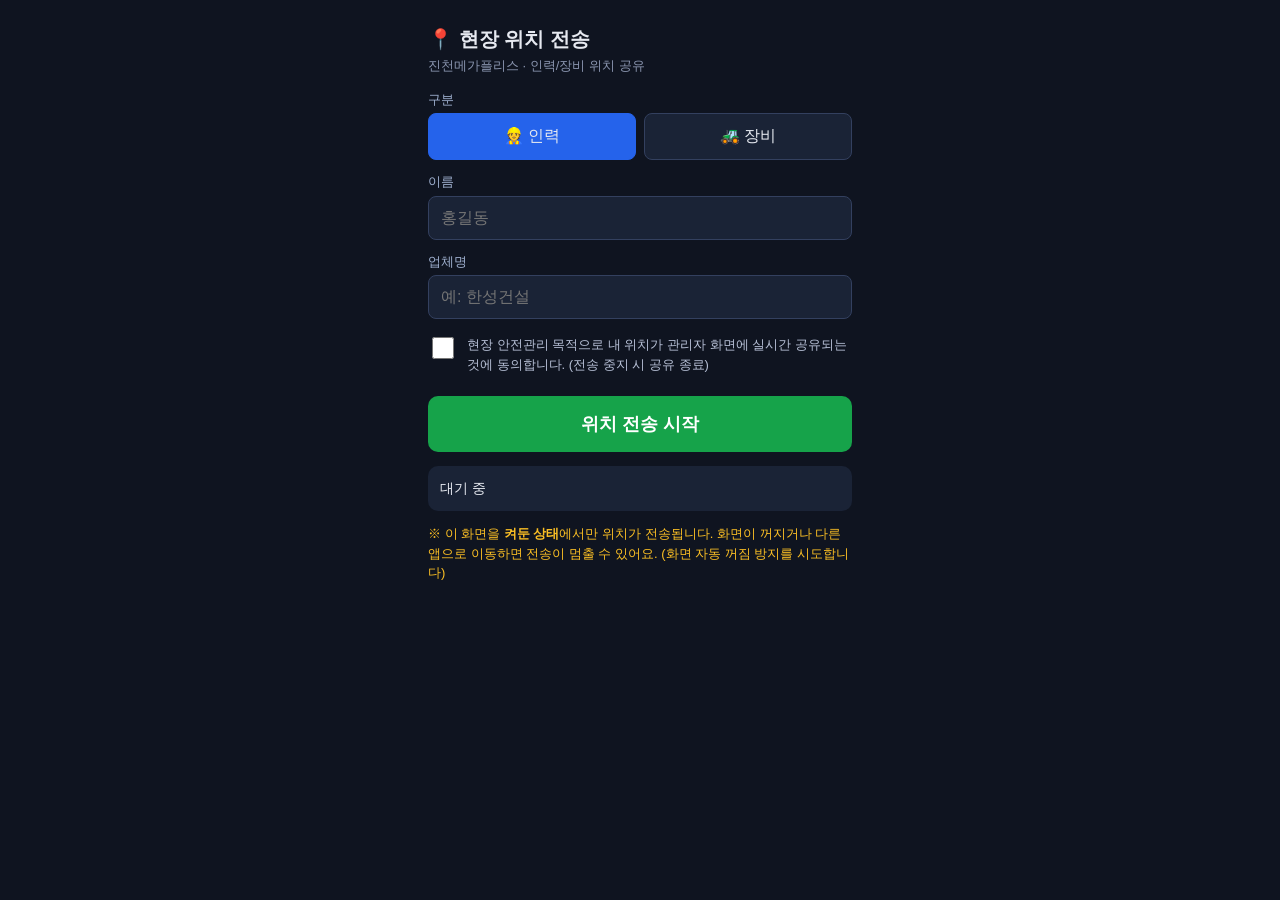
<file: worker.html>
<!DOCTYPE html>
<html lang="ko">
<head>
<meta charset="utf-8">
<meta name="viewport" content="width=device-width,initial-scale=1">
<title>현장 위치 전송</title>
<style>
  *{box-sizing:border-box}
  body{margin:0;background:#0f1420;color:#e6e9f0;font:16px/1.5 "Noto Sans KR",sans-serif}
  .wrap{max-width:460px;margin:0 auto;padding:18px}
  h1{font-size:20px;margin:6px 0 2px}
  .sub{color:#8b96b0;font-size:13px;margin-bottom:14px}
  label{display:block;font-size:13px;color:#9fb0cf;margin:12px 0 4px}
  input,select{width:100%;padding:12px;font-size:16px;border-radius:8px;border:1px solid #33405f;background:#1a2336;color:#e6e9f0}
  .seg{display:flex;gap:8px}
  .seg button{flex:1;padding:12px;border-radius:8px;border:1px solid #33405f;background:#1a2336;color:#e6e9f0;font-size:16px}
  .seg button.on{background:#2563eb;border-color:#2563eb}
  .chk{display:flex;gap:10px;align-items:flex-start;font-size:13px;color:#b7c0d6;margin:16px 0}
  .chk input{width:22px;height:22px;margin-top:2px;flex:none}
  .go{width:100%;padding:16px;font-size:18px;font-weight:700;border:0;border-radius:10px;background:#16a34a;color:#fff;margin-top:6px}
  .go.stop{background:#dc2626}
  .go:disabled{opacity:.45}
  .box{background:#1a2336;border-radius:10px;padding:12px;margin-top:14px;font-size:14px}
  .ok{color:#4ade80}.er{color:#f87171}.wn{color:#fbbf24;font-size:13px}
  .hide{display:none}
</style>
</head>
<body>
<div class="wrap">
  <h1>📍 현장 위치 전송</h1>
  <div class="sub">진천메가플리스 · 인력/장비 위치 공유</div>

  <label>구분</label>
  <div class="seg"><button type="button" id="t-person" class="on">👷 인력</button><button type="button" id="t-equip">🚜 장비</button></div>

  <label id="l-name">이름</label>
  <input id="name" autocomplete="name" placeholder="홍길동">

  <div id="equipBox" class="hide">
    <label>장비 종류</label>
    <select id="eqtype"></select>
    <label>장비 번호/식별명</label>
    <input id="eqno" placeholder="예: #1, 12가3456">
  </div>

  <label>업체명</label>
  <input id="company" list="cl" placeholder="예: 한성건설">
  <datalist id="cl"></datalist>

  <label class="chk"><input type="checkbox" id="agree"><span>현장 안전관리 목적으로 내 위치가 관리자 화면에 실시간 공유되는 것에 동의합니다. (전송 중지 시 공유 종료)</span></label>

  <button class="go" id="go">위치 전송 시작</button>

  <div class="box" id="status">대기 중</div>
  <p class="wn">※ 이 화면을 <b>켜둔 상태</b>에서만 위치가 전송됩니다. 화면이 꺼지거나 다른 앱으로 이동하면 전송이 멈출 수 있어요. (화면 자동 꺼짐 방지를 시도합니다)</p>
</div>

<script src="liveConfig.js"></script>
<script>
(function () {
  var C = window.LIVE_CONFIG || {}, FB = C.firebase || {};
  var $ = function (i) { return document.getElementById(i); };
  var MIN_INTERVAL = 5000;           // 서버 전송 최소 간격(ms)
  var type = 'person', running = false, watchId = null, wake = null, lastSent = 0, ref = null, db = null;
  var lastPos = null, hb = null;
  var HEARTBEAT = 20000;             // 가만히 있어도 이 간격(ms)마다 마지막 위치를 다시 전송(살아있음 신호)

  var uid = localStorage.getItem('live_uid');
  if (!uid) { uid = 'u' + Math.random().toString(36).slice(2, 10); localStorage.setItem('live_uid', uid); }

  /* 선택지 / 저장값 복원 */
  (C.equipTypes || []).forEach(function (t) { var o = document.createElement('option'); o.textContent = t; $('eqtype').appendChild(o); });
  (C.companies || []).forEach(function (t) { var o = document.createElement('option'); o.value = t; $('cl').appendChild(o); });
  var saved = {}; try { saved = JSON.parse(localStorage.getItem('live_profile') || '{}'); } catch (e) {}
  if (saved.type) setType(saved.type);
  ['name', 'company', 'eqno'].forEach(function (k) { if (saved[k]) $(k).value = saved[k]; });
  if (saved.eqtype) $('eqtype').value = saved.eqtype;

  function setType(t) {
    type = t;
    $('t-person').classList.toggle('on', t === 'person');
    $('t-equip').classList.toggle('on', t === 'equip');
    $('equipBox').classList.toggle('hide', t !== 'equip');
    $('l-name').textContent = t === 'equip' ? '운전원 이름' : '이름';
  }
  $('t-person').onclick = function () { if (!running) setType('person'); };
  $('t-equip').onclick = function () { if (!running) setType('equip'); };

  function msg(html, cls) { $('status').innerHTML = '<span class="' + (cls || '') + '">' + html + '</span>'; }
  function loadScript(src) {
    return new Promise(function (res, rej) {
      var s = document.createElement('script'); s.src = src; s.onload = res;
      s.onerror = function () { rej(new Error('로드 실패')); }; document.head.appendChild(s);
    });
  }

  async function ensureDb() {
    if (db) return;
    if (!FB.databaseURL) throw new Error('liveConfig.js 에 Firebase 설정이 비어 있습니다 (데모 모드에서는 전송 불가).');
    var base = 'https://www.gstatic.com/firebasejs/10.12.2/';
    await loadScript(base + 'firebase-app-compat.js');
    await loadScript(base + 'firebase-database-compat.js');
    if (!firebase.apps.length) firebase.initializeApp(FB);
    db = firebase.database();
  }

  async function requestWake() {
    try { if ('wakeLock' in navigator) { wake = await navigator.wakeLock.request('screen'); } } catch (e) {}
  }
  document.addEventListener('visibilitychange', function () {
    if (running && document.visibilityState === 'visible') {
      requestWake();
      if (lastPos) send(lastPos);    // 화면으로 돌아오면 즉시 한 번 더 전송
    }
  });

  function send(pos) {
    lastPos = pos;                   // 마지막으로 받은 위치를 기억(살아있음 신호용)
    var t = Date.now();
    if (t - lastSent < MIN_INTERVAL) return;
    lastSent = t;
    var p = {
      type: type,
      name: $('name').value.trim(),
      company: $('company').value.trim(),
      lat: pos.coords.latitude, lng: pos.coords.longitude,
      acc: Math.round(pos.coords.accuracy || 0),
      ts: firebase.database.ServerValue.TIMESTAMP
    };
    if (type === 'equip') p.label = ($('eqtype').value + ' ' + $('eqno').value.trim()).trim();
    ref.set(p).then(function () {
      var d = new Date();
      msg('✅ 전송 중 · 마지막 ' + d.toLocaleTimeString('ko-KR') + '<br>위치 정확도 ±' + p.acc + 'm' +
          (p.acc > 50 ? '<br><span class="wn">정확도가 낮습니다. 하늘이 트인 곳에서 더 정확해요.</span>' : ''), 'ok');
    }).catch(function (e) { msg('전송 실패: ' + e.message, 'er'); });
  }

  async function start() {
    if (!$('name').value.trim()) return msg('이름을 입력해 주세요.', 'er');
    if (type === 'equip' && !$('eqno').value.trim()) return msg('장비 번호/식별명을 입력해 주세요.', 'er');
    if (!$('agree').checked) return msg('위치 공유 동의에 체크해 주세요.', 'er');
    if (!navigator.geolocation) return msg('이 브라우저는 위치 기능을 지원하지 않습니다.', 'er');
    try { await ensureDb(); } catch (e) { return msg(e.message, 'er'); }

    localStorage.setItem('live_profile', JSON.stringify({
      type: type, name: $('name').value, company: $('company').value, eqno: $('eqno').value, eqtype: $('eqtype').value
    }));
    ref = db.ref((C.path || 'positions') + '/' + uid);
    running = true; lastSent = 0;
    $('go').textContent = '전송 중지'; $('go').classList.add('stop');
    msg('위치 확인 중… (위치 권한을 허용해 주세요)');
    requestWake();
    watchId = navigator.geolocation.watchPosition(send, function (err) {
      var m = { 1: '위치 권한이 거부되었습니다. 브라우저 설정에서 허용해 주세요.', 2: '위치를 가져올 수 없습니다.', 3: '위치 확인 시간이 초과되었습니다.' }[err.code] || err.message;
      msg(m, 'er');
    }, { enableHighAccuracy: true, maximumAge: 5000, timeout: 20000 });
    // 폰은 위치가 "바뀔 때만" 알려주므로, 가만히 서 있으면 전송이 끊긴 것처럼 보임 → 주기적으로 마지막 위치를 다시 보냄
    hb = setInterval(function () {
      if (running && lastPos && Date.now() - lastSent >= HEARTBEAT) send(lastPos);
    }, 5000);
  }

  function stop() {
    running = false;
    if (watchId != null) navigator.geolocation.clearWatch(watchId);
    watchId = null;
    if (hb) { clearInterval(hb); hb = null; }
    lastPos = null;
    if (wake) { try { wake.release(); } catch (e) {} wake = null; }
    if (ref) ref.remove();
    $('go').textContent = '위치 전송 시작'; $('go').classList.remove('stop');
    msg('전송을 중지했습니다. 지도에서 내 표시가 제거됩니다.');
  }

  $('go').onclick = function () { running ? stop() : start(); };
  window.addEventListener('pagehide', function () { /* 닫힌 경우: 마지막 위치는 '신호없음'으로 남았다가 자동 숨김 */ });
})();
</script>
</body>
</html>
</file>
